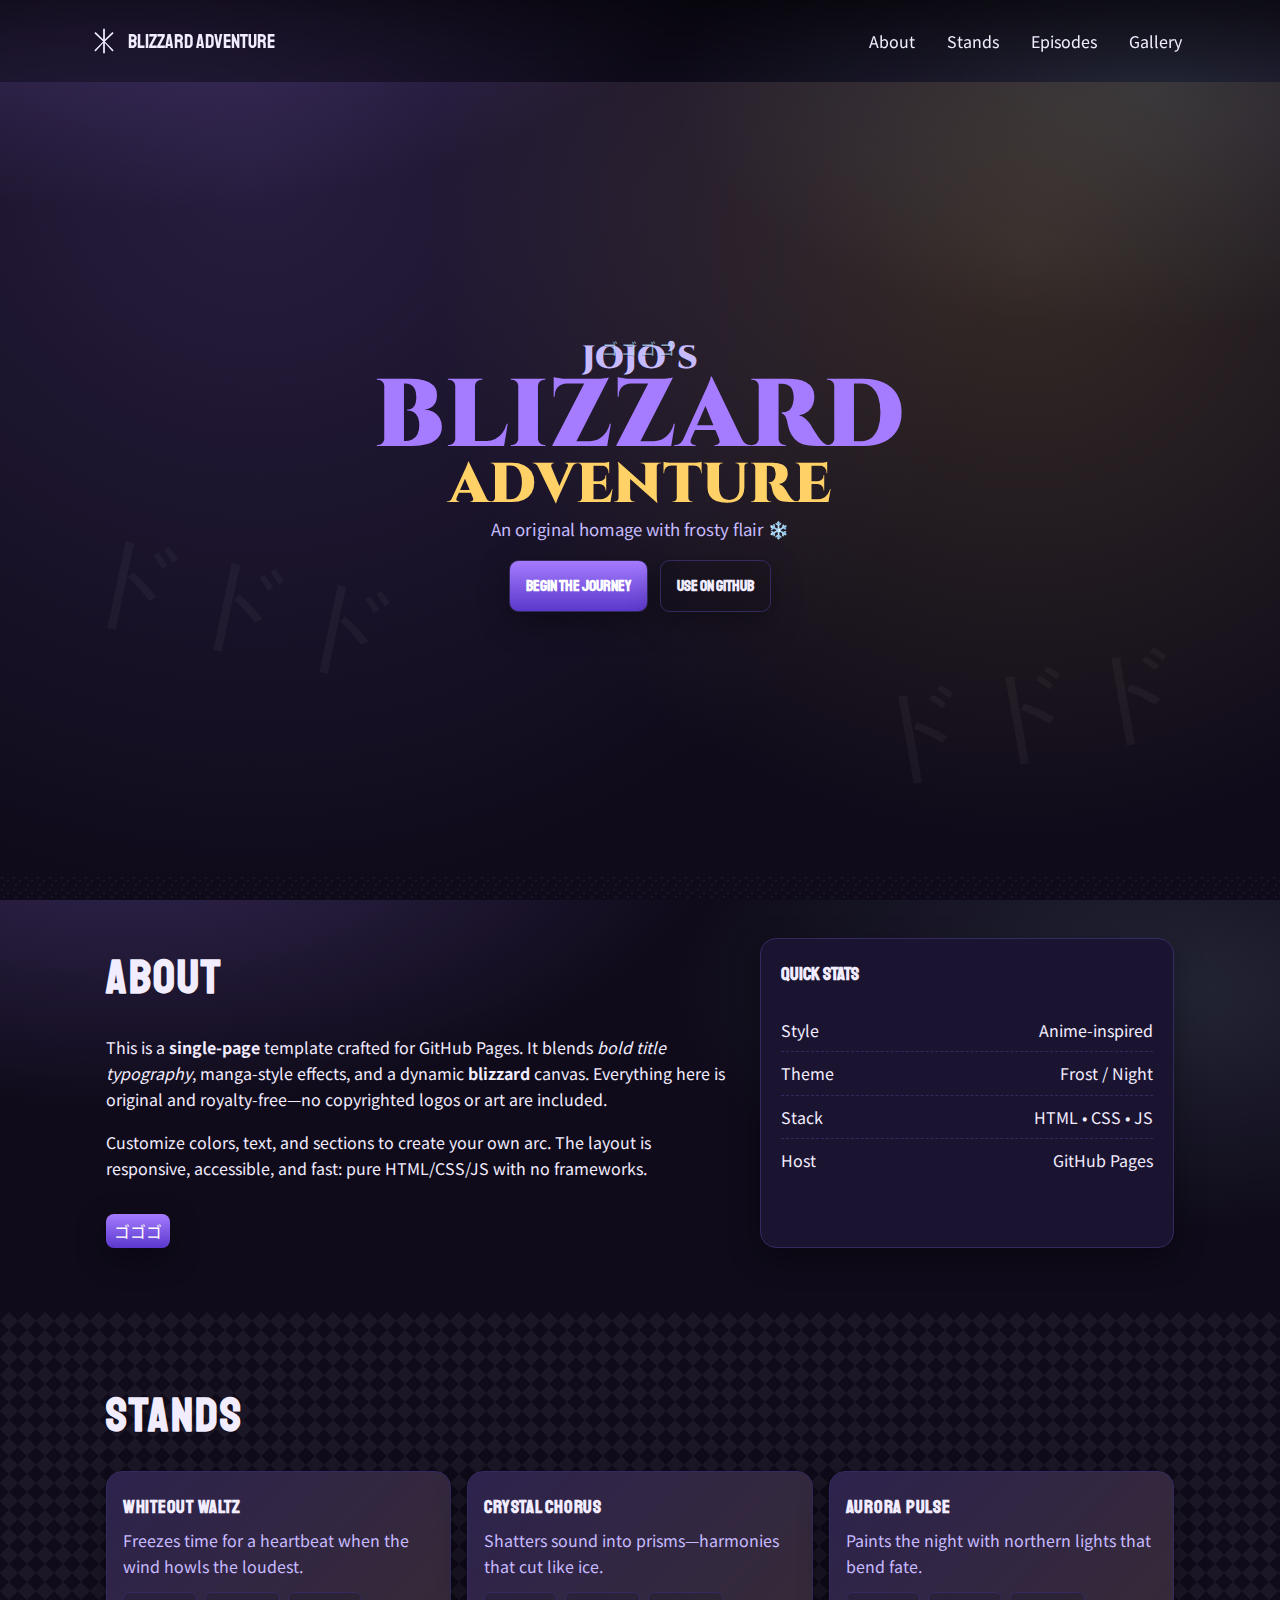
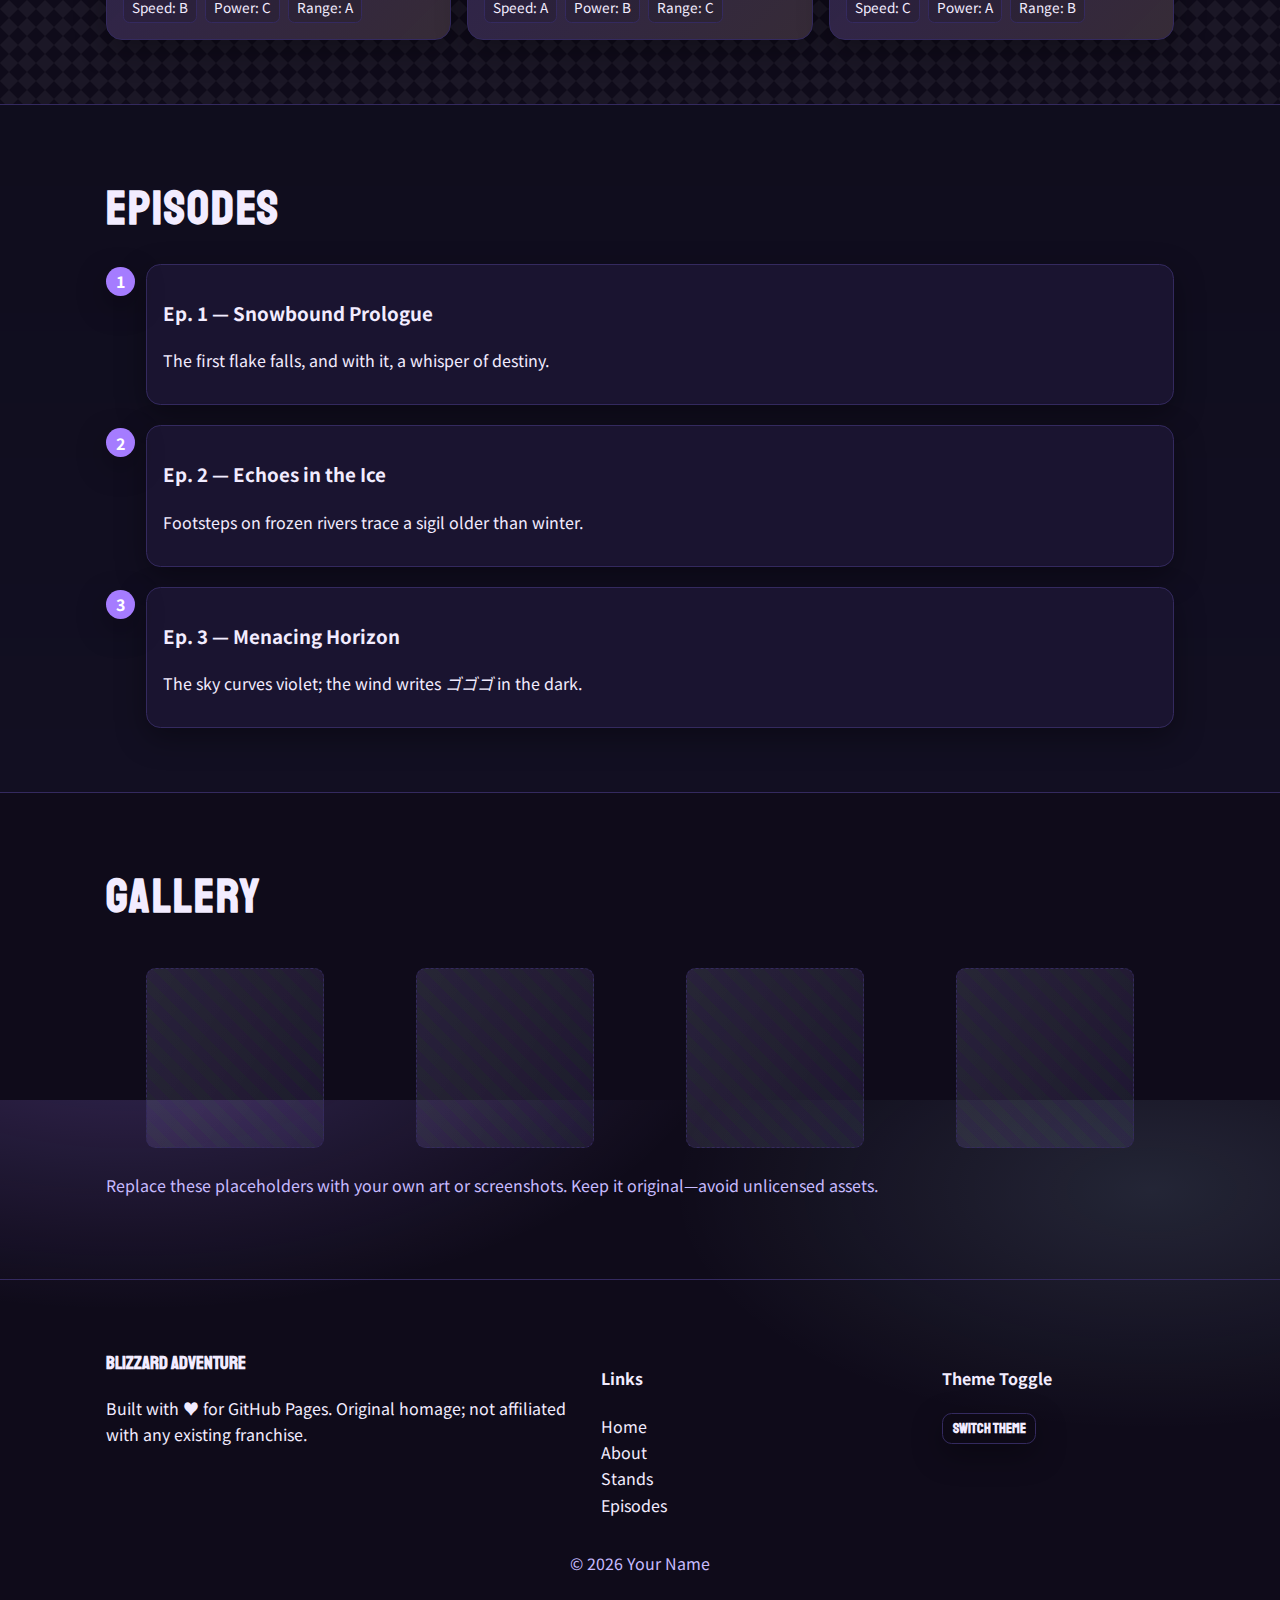
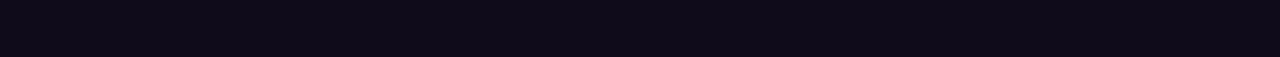
<file: index.html>
<!doctype html>
<html lang="en">
<head>
  <meta charset="utf-8" />
  <meta name="viewport" content="width=device-width, initial-scale=1" />
  <title>JoJo’s Blizzard Adventure — A Stylish GitHub Pages Template</title>
  <meta name="description" content="An original, anime-inspired, snowy-stand aesthetic for GitHub Pages." />
  <link rel="preconnect" href="https://fonts.googleapis.com">
  <link rel="preconnect" href="https://fonts.gstatic.com" crossorigin>
  <!-- Fonts chosen to evoke bold manga titles and elegant flair -->
  <link href="https://fonts.googleapis.com/css2?family=Cinzel:wght@400;700;900&family=Staatliches&family=Noto+Sans+JP:wght@400;700&display=swap" rel="stylesheet">
  <link rel="stylesheet" href="styles.css" />
</head>
<body>
  <a class="skip-link" href="#main">Skip to content</a>
  <header class="site-header">
    <nav class="nav container" aria-label="Primary">
      <a class="brand" href="#home" aria-label="Home">
        <svg class="brand-icon" viewBox="0 0 64 64" aria-hidden="true">
          <use href="assets/snowflake.svg#flake"></use>
        </svg>
        <span>Blizzard Adventure</span>
      </a>
      <button class="nav-toggle" aria-expanded="false" aria-controls="menu">Menu</button>
      <ul id="menu" class="menu">
        <li><a href="#about">About</a></li>
        <li><a href="#stands">Stands</a></li>
        <li><a href="#episodes">Episodes</a></li>
        <li><a href="#gallery">Gallery</a></li>
      </ul>
    </nav>
  </header>

  <main id="main">
    <!-- Hero -->
    <section id="home" class="hero">
      <canvas id="snow" aria-hidden="true"></canvas>
      <div class="hero-inner container">
        <p class="menacing" aria-hidden="true">ゴゴゴゴ</p>
        <h1 class="title">
          <span class="title-top">JoJo’s</span>
          <span class="title-mid">Blizzard</span>
          <span class="title-btm">Adventure</span>
        </h1>
        <p class="subtitle">An original homage with frosty flair ❄️</p>
        <div class="cta">
          <a class="btn btn-primary" href="#about">Begin the Journey</a>
          <a class="btn btn-ghost" href="https://github.com/new" target="_blank" rel="noopener">Use on GitHub</a>
        </div>
      </div>
      <div class="sfx" aria-hidden="true">
        <span class="sfx-text">ドドド</span>
        <span class="sfx-text t2">ドドド</span>
      </div>
    </section>

    <!-- About -->
    <section id="about" class="section section-dots">
      <div class="container grid-2">
        <div>
          <h2 class="section-title">About</h2>
          <p>
            This is a <strong>single-page</strong> template crafted for GitHub Pages. It blends
            <em>bold title typography</em>, manga-style effects, and a dynamic <strong>blizzard</strong> canvas.
            Everything here is original and royalty-free—no copyrighted logos or art are included.
          </p>
          <p>
            Customize colors, text, and sections to create your own arc. The layout is responsive,
            accessible, and fast: pure HTML/CSS/JS with no frameworks.
          </p>
          <div class="badge menacing-badge" aria-hidden="true">ゴゴゴ</div>
        </div>
        <div class="card">
          <h3 class="card-title">Quick Stats</h3>
          <ul class="kv">
            <li><span>Style</span><span>Anime-inspired</span></li>
            <li><span>Theme</span><span>Frost / Night</span></li>
            <li><span>Stack</span><span>HTML • CSS • JS</span></li>
            <li><span>Host</span><span>GitHub Pages</span></li>
          </ul>
        </div>
      </div>
    </section>

    <!-- Stands -->
    <section id="stands" class="section section-diamond">
      <div class="container">
        <h2 class="section-title">Stands</h2>
        <div class="stand-grid">
          <article class="stand">
            <h3 class="stand-name">Whiteout Waltz</h3>
            <p class="stand-desc">Freezes time for a heartbeat when the wind howls the loudest.</p>
            <span class="stand-tag">Speed: B</span>
            <span class="stand-tag">Power: C</span>
            <span class="stand-tag">Range: A</span>
          </article>
          <article class="stand">
            <h3 class="stand-name">Crystal Chorus</h3>
            <p class="stand-desc">Shatters sound into prisms—harmonies that cut like ice.</p>
            <span class="stand-tag">Speed: A</span>
            <span class="stand-tag">Power: B</span>
            <span class="stand-tag">Range: C</span>
          </article>
          <article class="stand">
            <h3 class="stand-name">Aurora Pulse</h3>
            <p class="stand-desc">Paints the night with northern lights that bend fate.</p>
            <span class="stand-tag">Speed: C</span>
            <span class="stand-tag">Power: A</span>
            <span class="stand-tag">Range: B</span>
          </article>
        </div>
      </div>
    </section>

    <!-- Episodes / timeline -->
    <section id="episodes" class="section section-panel">
      <div class="container">
        <h2 class="section-title">Episodes</h2>
        <ol class="timeline">
          <li>
            <div class="bubble">
              <h3>Ep. 1 — Snowbound Prologue</h3>
              <p>The first flake falls, and with it, a whisper of destiny.</p>
            </div>
          </li>
          <li>
            <div class="bubble">
              <h3>Ep. 2 — Echoes in the Ice</h3>
              <p>Footsteps on frozen rivers trace a sigil older than winter.</p>
            </div>
          </li>
          <li>
            <div class="bubble">
              <h3>Ep. 3 — Menacing Horizon</h3>
              <p>The sky curves violet; the wind writes <em>ゴゴゴ</em> in the dark.</p>
            </div>
          </li>
        </ol>
      </div>
    </section>

    <!-- Gallery -->
    <section id="gallery" class="section">
      <div class="container">
        <h2 class="section-title">Gallery</h2>
        <div class="gallery">
          <figure class="ph"></figure>
          <figure class="ph"></figure>
          <figure class="ph"></figure>
          <figure class="ph"></figure>
        </div>
        <p class="note">
          Replace these placeholders with your own art or screenshots. Keep it original—avoid unlicensed assets.
        </p>
      </div>
    </section>

    <!-- Footer -->
    <footer class="site-footer section">
      <div class="container footer-grid">
        <div>
          <h3 class="footer-title">Blizzard Adventure</h3>
          <p>Built with ♥ for GitHub Pages. Original homage; not affiliated with any existing franchise.</p>
        </div>
        <div>
          <h4>Links</h4>
          <ul class="footer-links">
            <li><a href="#home">Home</a></li>
            <li><a href="#about">About</a></li>
            <li><a href="#stands">Stands</a></li>
            <li><a href="#episodes">Episodes</a></li>
          </ul>
        </div>
        <div>
          <h4>Theme Toggle</h4>
          <button id="themeToggle" class="btn btn-ghost small" aria-pressed="false">Switch Theme</button>
        </div>
      </div>
      <p class="copyright">© <span id="year"></span> Your Name</p>
    </footer>
  </main>

  <script src="script.js"></script>
</body>
</html>
</file>
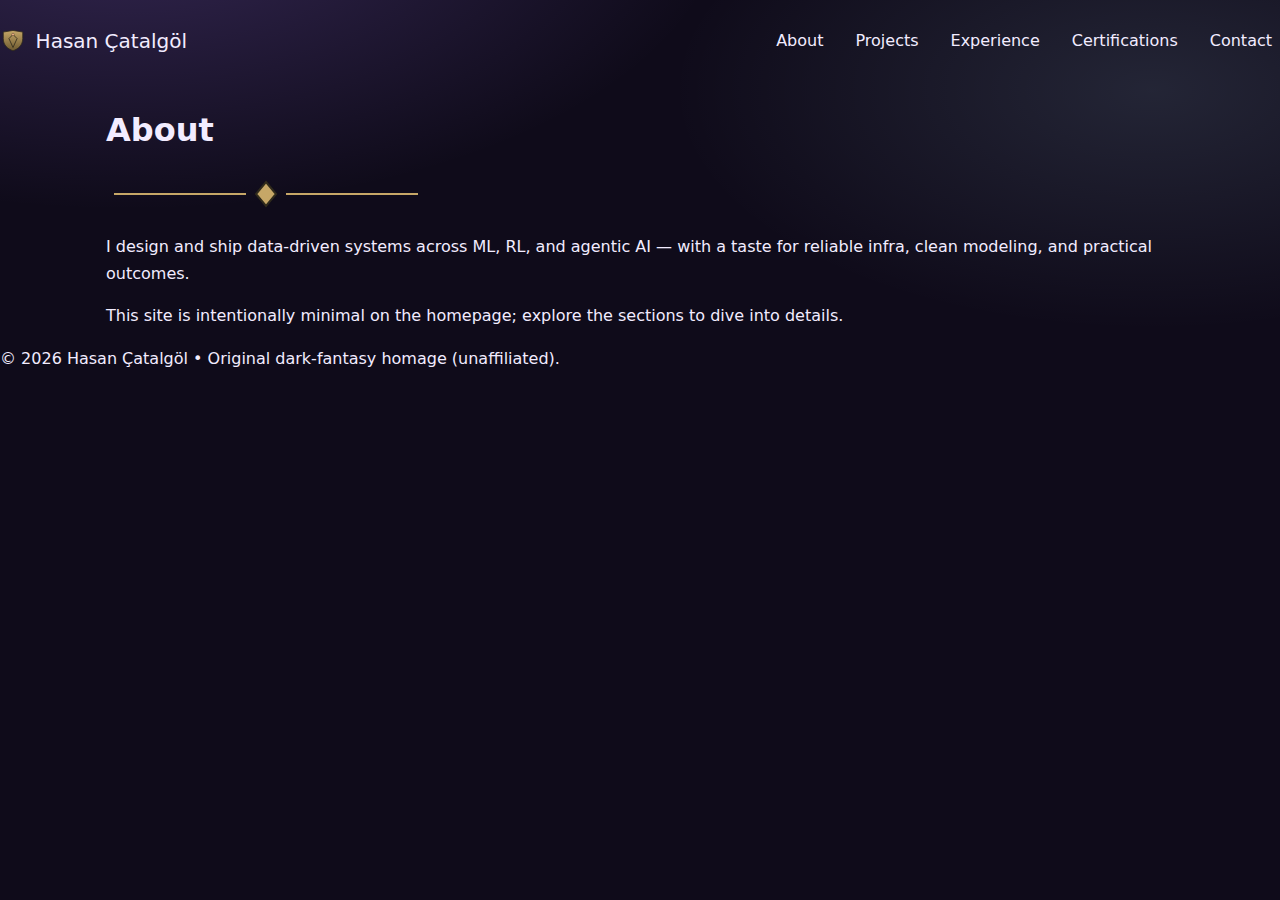
<file: about.html>
<!DOCTYPE html>
<html lang="en">
<head>
  <meta charset="utf-8" />
  <meta name="viewport" content="width=device-width, initial-scale=1" />
  <title>About — Hasan Çatalgöl</title>
  <link rel="icon" href="assets/favicon.svg">
  <link rel="stylesheet" href="styles.css" />
</head>
<body>
  <div class="noise" aria-hidden="true"></div>
  <header>
    <nav class="nav" aria-label="primary">
      <a class="brand" href="index.html" aria-label="Home">
        <img class="mark" src="assets/crest.svg" alt="" width="26" height="26" />
        <span>Hasan Çatalgöl</span>
      </a>
      <ul class="menu">
        <li><a href="about.html">About</a></li>
        <li><a href="projects.html">Projects</a></li>
        <li><a href="experience.html">Experience</a></li>
        <li><a href="certifications.html">Certifications</a></li>
        <li><a href="contact.html">Contact</a></li>
      </ul>
    </nav>
  </header>
  <main class="container page">
    <h1>About</h1>
    <img class="divider" src="assets/ornate-divider.svg" alt="" />
    <div class="panel">
      <p>I design and ship data‑driven systems across ML, RL, and agentic AI — with a taste for reliable infra, clean modeling, and practical outcomes.</p>
      <p class="muted">This site is intentionally minimal on the homepage; explore the sections to dive into details.</p>
    </div>
  </main>
  <footer>
    <p>© <span id="year"></span> Hasan Çatalgöl • Original dark‑fantasy homage (unaffiliated).</p>
  </footer>
  <script src="script.js"></script>
</body>
</html>
</file>
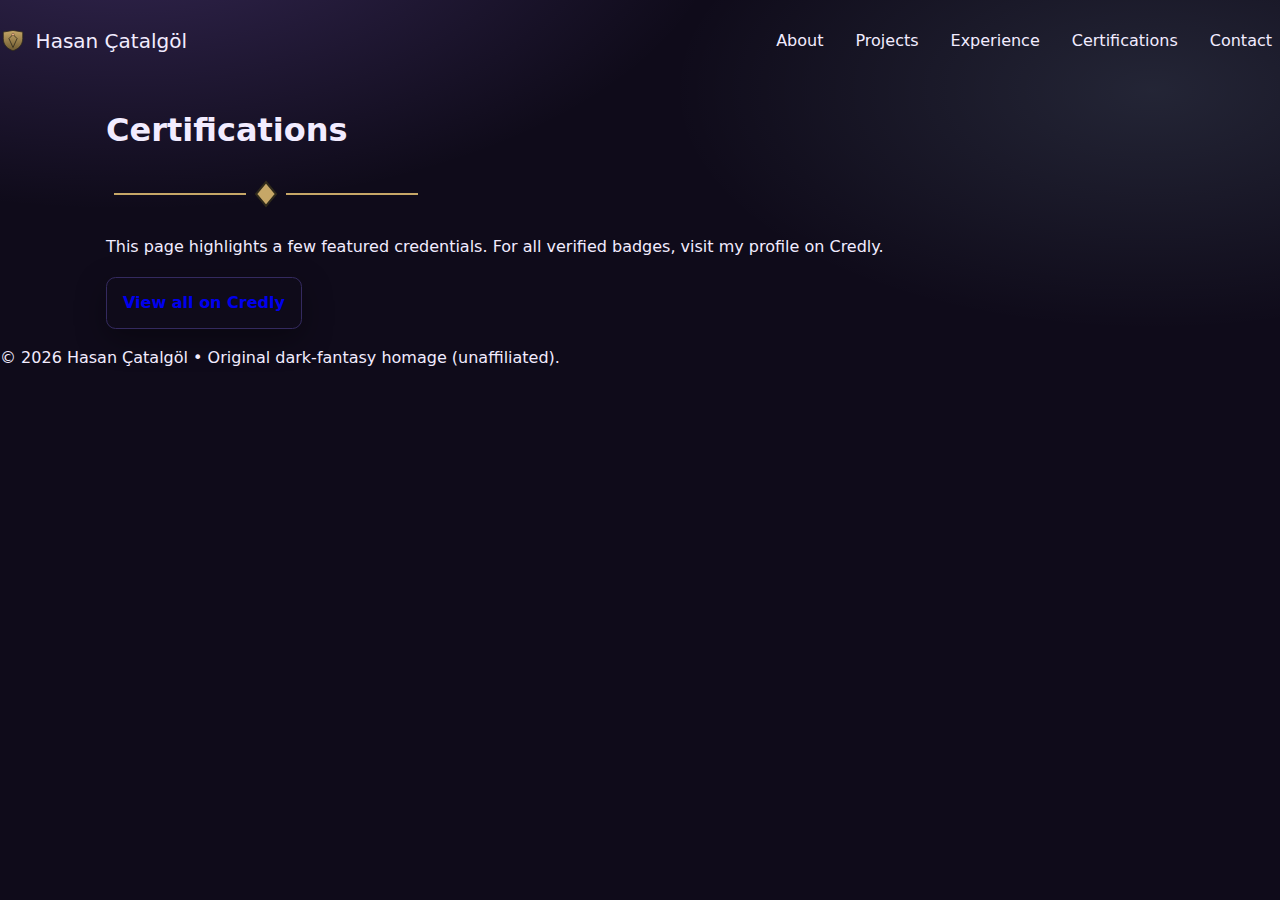
<file: certifications.html>
<!DOCTYPE html>
<html lang="en">
<head>
  <meta charset="utf-8" />
  <meta name="viewport" content="width=device-width, initial-scale=1" />
  <title>Certifications — Hasan Çatalgöl</title>
  <link rel="icon" href="assets/favicon.svg">
  <link rel="stylesheet" href="styles.css" />
</head>
<body>
  <div class="noise" aria-hidden="true"></div>
  <header>
    <nav class="nav" aria-label="primary">
      <a class="brand" href="index.html" aria-label="Home">
        <img class="mark" src="assets/crest.svg" alt="" width="26" height="26" />
        <span>Hasan Çatalgöl</span>
      </a>
      <ul class="menu">
        <li><a href="about.html">About</a></li>
        <li><a href="projects.html">Projects</a></li>
        <li><a href="experience.html">Experience</a></li>
        <li><a href="certifications.html">Certifications</a></li>
        <li><a href="contact.html">Contact</a></li>
      </ul>
    </nav>
  </header>
  <main class="container page">
    <h1>Certifications</h1>
    <img class="divider" src="assets/ornate-divider.svg" alt="" />
    <div class="panel">
      <p class="muted">This page highlights a few featured credentials. For all verified badges, visit my profile on Credly.</p>
      <p><a class="btn gold" href="https://www.credly.com/users/hasan-catalgol/badges#credly" target="_blank" rel="noopener">View all on Credly</a></p>
      <div class="grid" id="certGrid">
        <!-- Add featured certifications here. Send me badge names/links and I’ll populate them. -->
      </div>
    </div>
  </main>
  <footer>
    <p>© <span id="year"></span> Hasan Çatalgöl • Original dark‑fantasy homage (unaffiliated).</p>
  </footer>
  <script src="script.js"></script>
</body>
</html>
</file>
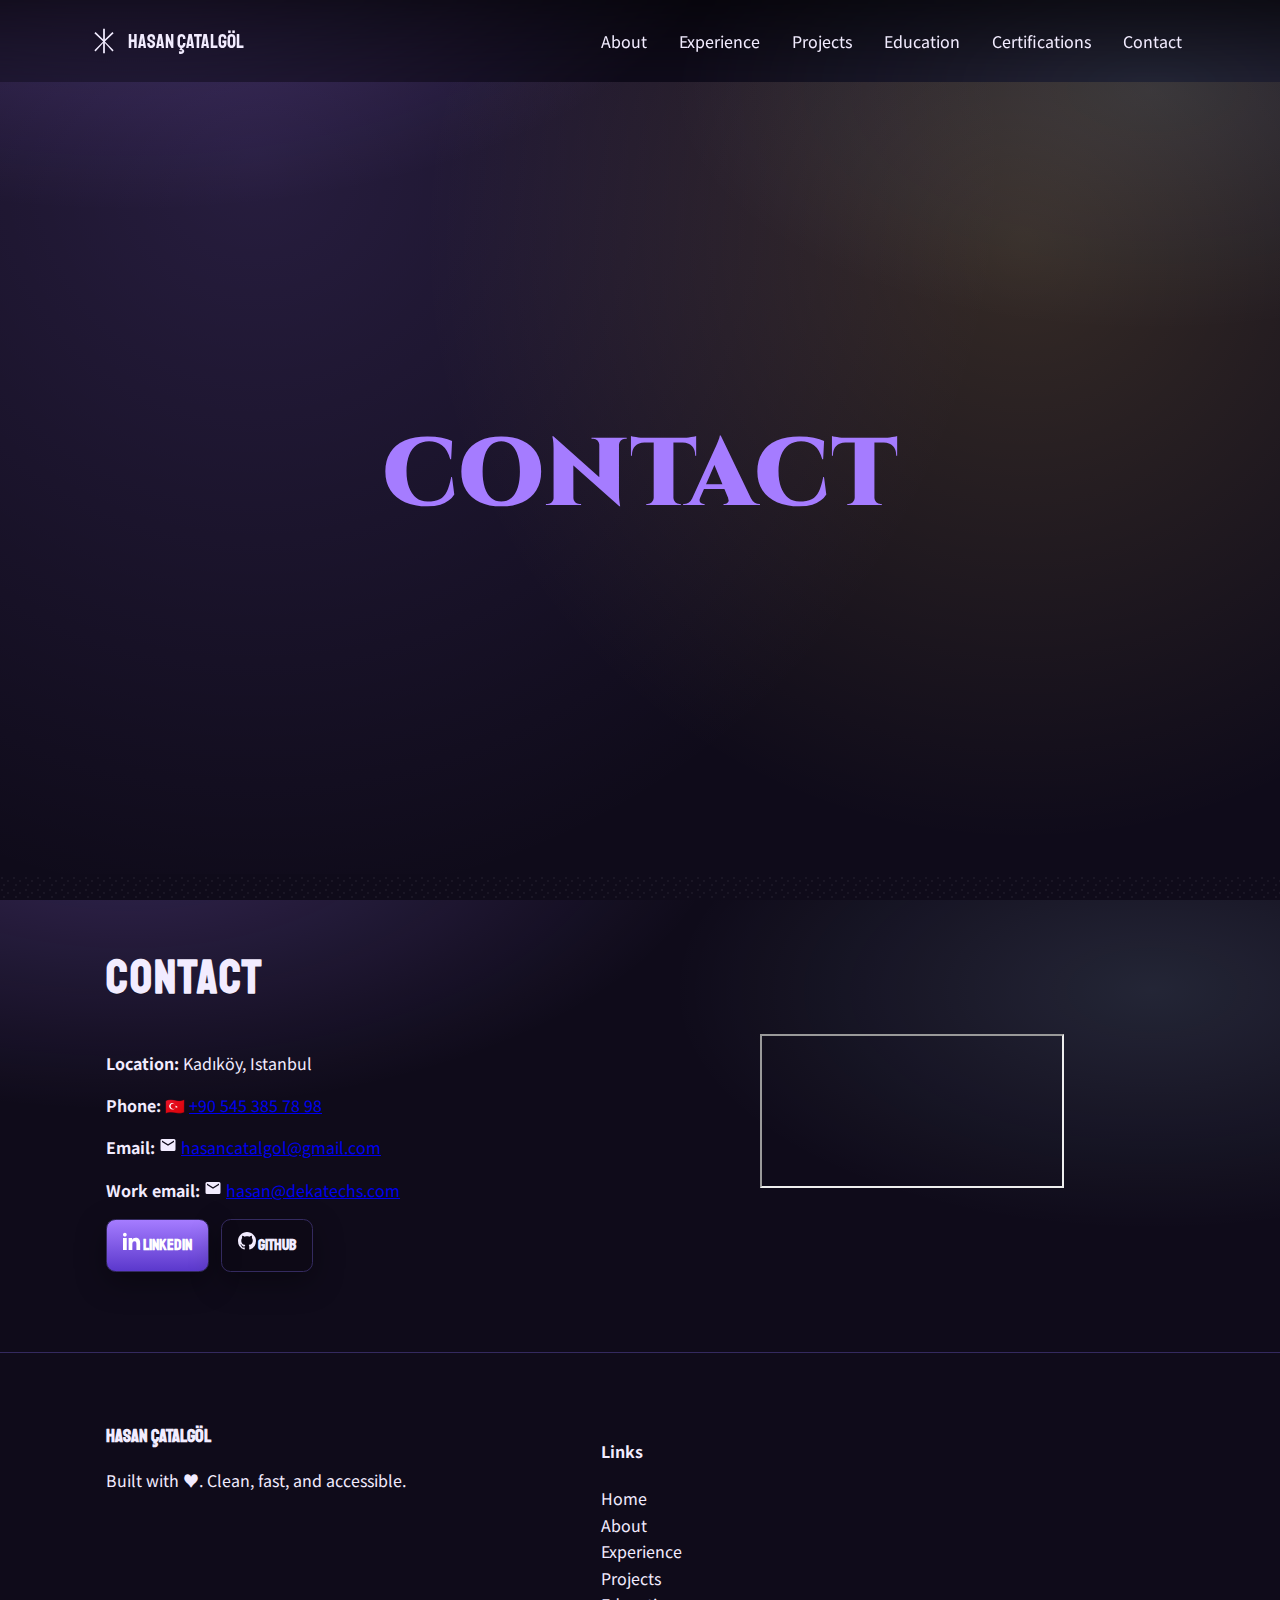
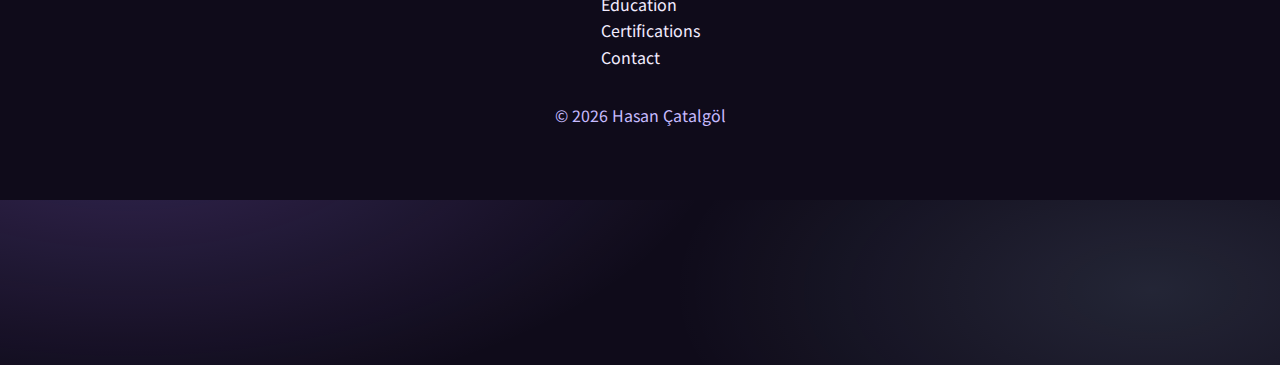
<file: contact.html>
<!DOCTYPE html>
<html lang="en"><head><meta charset="utf-8"/><meta content="width=device-width, initial-scale=1" name="viewport"/><title>Contact</title><meta content="Contact — Hasan Çatalgöl" name="description"/><link href="https://fonts.googleapis.com" rel="preconnect"/><link crossorigin="" href="https://fonts.gstatic.com" rel="preconnect"/><link href="https://fonts.googleapis.com/css2?family=Cinzel:wght@400;700;900&amp;family=Staatliches&amp;family=Noto+Sans+JP:wght@400;700&amp;display=swap" rel="stylesheet"/><link href="styles.css" rel="stylesheet"/></head><body>
<header class="site-header">
<nav aria-label="Primary" class="nav container">
<a aria-label="Home" class="brand" href="index.html#home">
<svg aria-hidden="true" class="brand-icon" viewbox="0 0 64 64"><use href="assets/snowflake.svg#flake"></use></svg>
<span>Hasan Çatalgöl</span>
</a>
<button aria-controls="menu" aria-expanded="false" class="nav-toggle">Menu</button>
<ul class="menu" id="menu">
<li><a href="index.html#about">About</a></li>
<li><a href="experience.html">Experience</a></li>
<li><a href="projects.html">Projects</a></li>
<li><a href="education.html">Education</a></li>
<li><a href="certifications.html">Certifications</a></li>
<li><a href="contact.html">Contact</a></li>
</ul>
</nav>
</header>
<main id="main">
<section class="hero">
<canvas aria-hidden="true" id="snow"></canvas>
<div class="hero-inner container">
<h1 class="title"><span class="title-mid">Contact</span></h1>
</div>
</section>
<section class="section section-dots page-content">
<div class="container">
<h2 class="section-title">Contact</h2>
<div class="grid-2">
<div>
<p><strong>Location:</strong> Kadıköy, Istanbul</p>
<p><strong>Phone:</strong> <span title="Türkiye">🇹🇷</span> <a href="tel:+905453857898">+90 545 385 78 98</a></p>
<p><strong>Email:</strong> <span class="icon"><svg aria-hidden="true" fill="currentColor" height="18" viewbox="0 0 24 24" width="18"><path d="M20 4H4a2 2 0 00-2 2v12a2 2 0 002 2h16a2 2 0 002-2V6a2 2 0 00-2-2zm0 4l-8 5-8-5V6l8 5 8-5v2z"></path></svg></span> <a href="mailto:hasancatalgol@gmail.com">hasancatalgol@gmail.com</a></p>
<p><strong>Work email:</strong> <span class="icon"><svg aria-hidden="true" fill="currentColor" height="18" viewbox="0 0 24 24" width="18"><path d="M20 4H4a2 2 0 00-2 2v12a2 2 0 002 2h16a2 2 0 002-2V6a2 2 0 00-2-2zm0 4l-8 5-8-5V6l8 5 8-5v2z"></path></svg></span> <a href="mailto:hasan@dekatechs.com">hasan@dekatechs.com</a></p>
<p>
<a class="btn btn-primary" href="https://www.linkedin.com/in/hasancatalgol/" rel="noopener" target="_blank">
<svg aria-hidden="true" fill="currentColor" height="18" viewbox="0 0 24 24" width="18"><path d="M4.98 3.5C4.98 4.88 3.86 6 2.5 6S0 4.88 0 3.5 1.12 1 2.5 1s2.48 1.12 2.48 2.5zM0 8h5v16H0V8zm7.5 0h4.7v2.2h.07c.66-1.25 2.28-2.57 4.7-2.57 5.02 0 5.93 3.31 5.93 7.62V24h-5v-7.6c0-1.81-.03-4.14-2.52-4.14-2.52 0-2.91 1.96-2.91 4v7.74h-5V8z"></path></svg>
          LinkedIn
        </a>
<a class="btn btn-ghost" href="https://github.com/hasancatalgol" rel="noopener" target="_blank">
<svg aria-hidden="true" fill="currentColor" height="18" viewbox="0 0 16 16" width="18"><path d="M8 0C3.58 0 0 3.58 0 8a8 8 0 0 0 5.47 7.59c.4.07.55-.17.55-.38 0-.19-.01-.82-.01-1.49-2.01.37-2.53-.49-2.69-.94-.09-.23-.48-.94-.82-1.13-.28-.15-.68-.52-.01-.53.63-.01 1.08.58 1.23.82.72 1.21 1.87.87 2.33.66.07-.52.28-.87.51-1.07-1.78-.2-3.64-.89-3.64-3.95 0-.87.31-1.59.82-2.15-.08-.2-.36-1.02.08-2.12 0 0 .67-.21 2.2.82.64-.18 1.32-.27 2-.27s1.36.09 2 .27c1.53-1.04 2.2-.82 2.2-.82.44 1.1.16 1.92.08 2.12.51.56.82 1.27.82 2.15 0 3.07-1.87 3.75-3.65 3.95.29.25.54.73.54 1.48 0 1.07-.01 1.93-.01 2.19 0 .21.15.46.55.38A8.01 8.01 0 0 0 16 8c0-4.42-3.58-8-8-8z"></path></svg>
          GitHub
        </a>
</p>
</div>
<div>
<div class="map-wrap">
<iframe allowfullscreen="" loading="lazy" referrerpolicy="no-referrer-when-downgrade" src="https://www.google.com/maps?q=Kad%C4%B1k%C3%B6y%2C%20Istanbul&amp;output=embed" title="Kadıköy, Istanbul Map"></iframe>
</div>
</div>
</div>
</div>
</section></main><footer class="site-footer section">
<div class="container footer-grid">
<div>
<h3 class="footer-title">Hasan Çatalgöl</h3>
<p>Built with ♥. Clean, fast, and accessible.</p>
</div>
<div>
<h4>Links</h4>
<ul class="footer-links">
<li><a href="index.html#home">Home</a></li>
<li><a href="index.html#about">About</a></li>
<li><a href="experience.html">Experience</a></li>
<li><a href="projects.html">Projects</a></li>
<li><a href="education.html">Education</a></li>
<li><a href="certifications.html">Certifications</a></li>
<li><a href="contact.html">Contact</a></li>
</ul>
</div>
</div>
<p class="copyright">© <span id="year"></span> Hasan Çatalgöl</p>
</footer><div aria-hidden="true" class="blizzard-overlay"><canvas id="blizzardCanvas"></canvas><div class="blizzard-wash"></div></div><script src="script.js"></script></body></html>
</file>
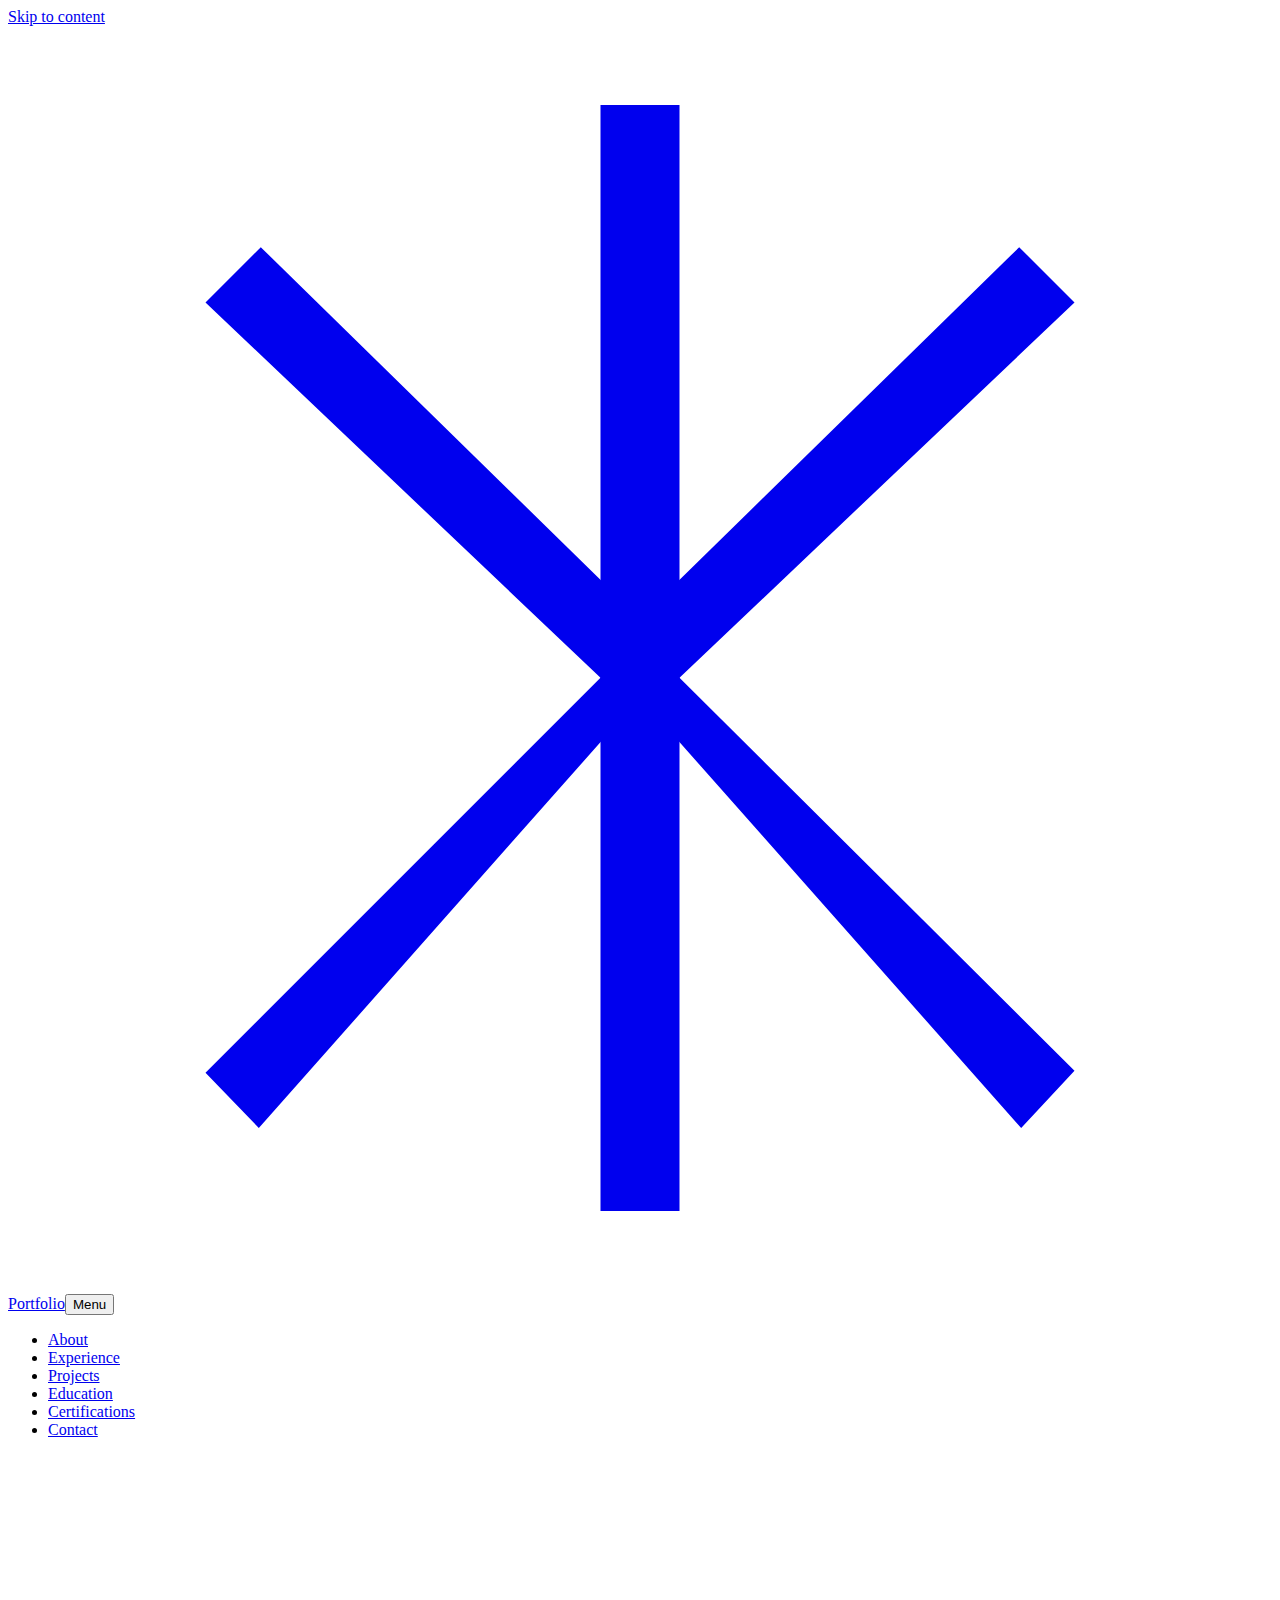
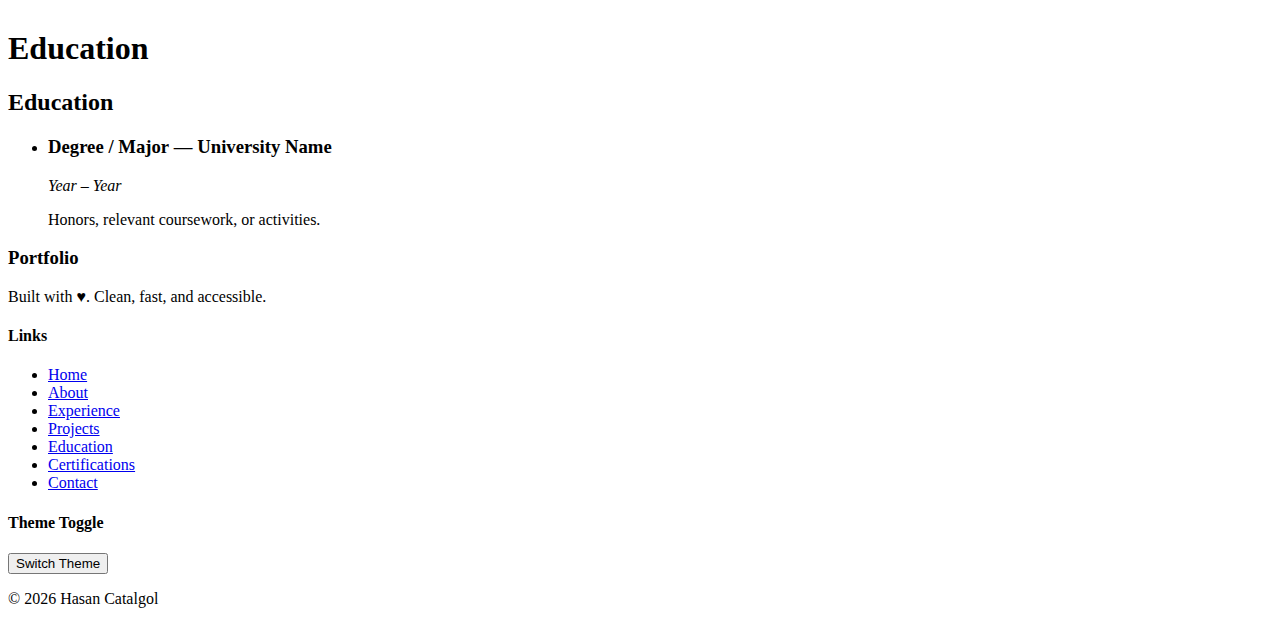
<file: education.html>
<!DOCTYPE html>
<html lang="en"><head>









</head><body><a class="skip-link" href="#main">Skip to content</a><header class="site-header"><nav aria-label="Primary" class="nav container"><a aria-label="Home" class="brand" href="index.html#home"><svg aria-hidden="true" class="brand-icon" viewBox="0 0 64 64"><use href="assets/snowflake.svg#flake"></use></svg><span>Portfolio</span></a><button aria-controls="menu" aria-expanded="false" class="nav-toggle">Menu</button><ul class="menu" id="menu"><li><a href="index.html#about">About</a></li><li><a href="experience.html">Experience</a></li><li><a href="projects.html">Projects</a></li><li><a aria-current="page" href="education.html">Education</a></li><li><a href="certifications.html">Certifications</a></li><li><a href="contact.html">Contact</a></li></ul></nav></header><main id="main"><section class="hero"><canvas aria-hidden="true" id="snow"></canvas><div class="hero-inner container"><h1 class="title"><span class="title-mid">Education</span></h1></div></section><section class="section section-dots">
<div class="container">
<h2 class="section-title">Education</h2>
<ul class="episodes">
<li>
<div class="episode-card">
<h3><strong>Degree / Major</strong> — University Name</h3>
<p><em>Year – Year</em></p>
<p>Honors, relevant coursework, or activities.</p>
</div>
</li>
</ul>
</div>
</section></main><footer class="site-footer section"><div class="container footer-grid"><div><h3 class="footer-title">Portfolio</h3><p>Built with ♥. Clean, fast, and accessible.</p></div><div><h4>Links</h4><ul class="footer-links"><li><a href="index.html#home">Home</a></li><li><a href="index.html#about">About</a></li><li><a href="experience.html">Experience</a></li><li><a href="projects.html">Projects</a></li><li><a href="education.html">Education</a></li><li><a href="certifications.html">Certifications</a></li><li><a href="contact.html">Contact</a></li></ul></div><div><h4>Theme Toggle</h4><button aria-pressed="false" class="btn btn-ghost small" id="themeToggle">Switch Theme</button></div></div><p class="copyright">© <span id="year"></span> Hasan Catalgol</p></footer><script src="script.js"></script></body></html>
</file>
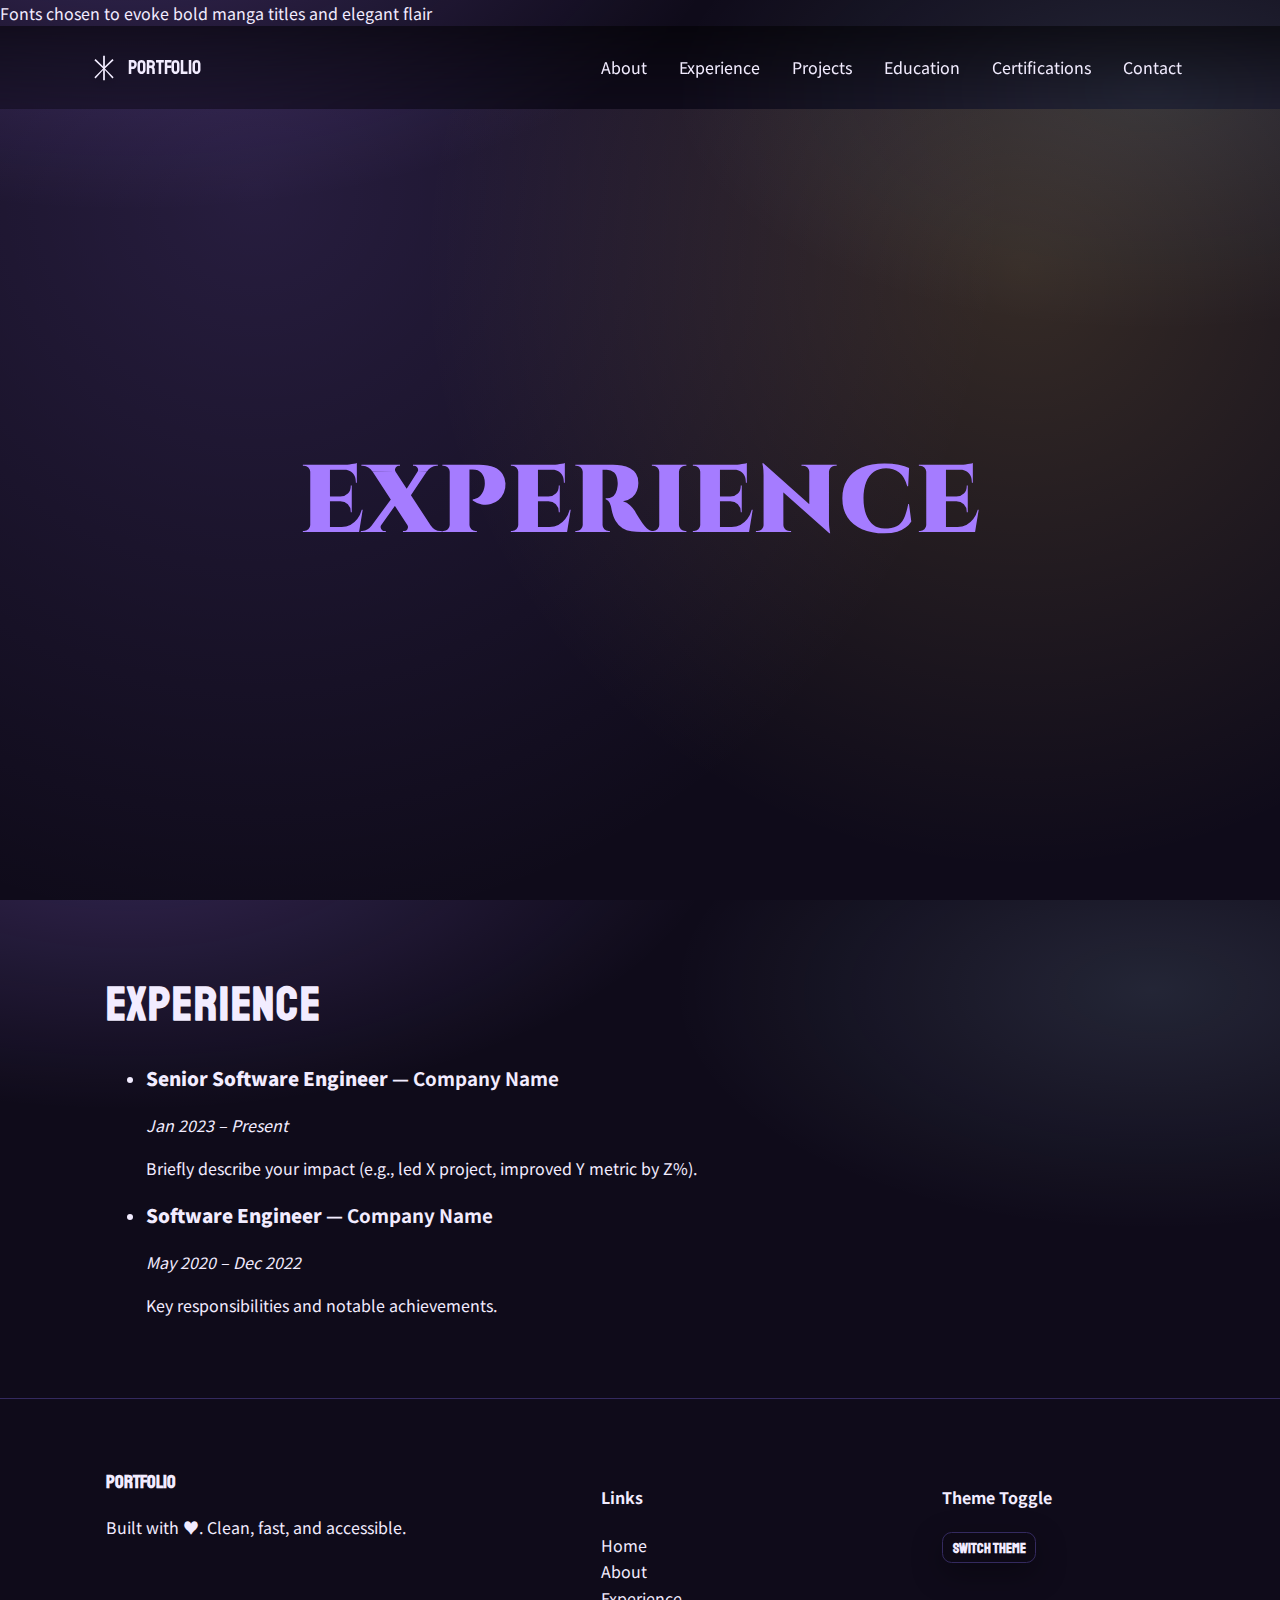
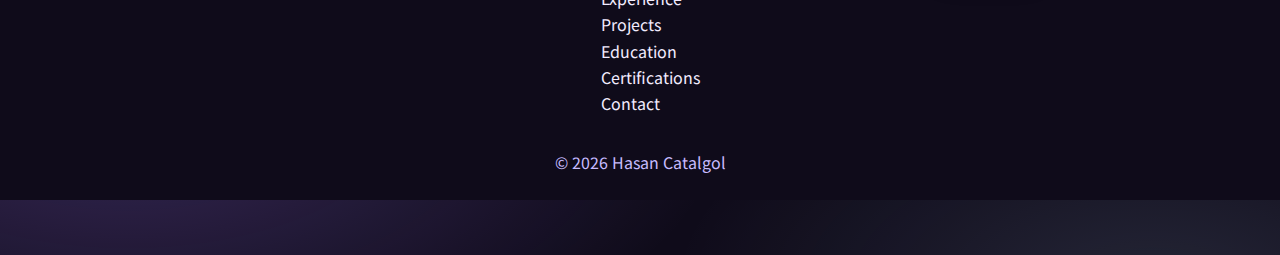
<file: experience.html>
<!DOCTYPE html>
<html lang="en"><head>
<meta charset="utf-8"/>
<meta content="width=device-width, initial-scale=1" name="viewport"/>
<title>Experience</title>
<meta content="Experience — portfolio of Hasan Catalgol." name="description"/>
<link href="https://fonts.googleapis.com" rel="preconnect"/>
<link crossorigin="" href="https://fonts.gstatic.com" rel="preconnect"/>
 Fonts chosen to evoke bold manga titles and elegant flair 
<link href="https://fonts.googleapis.com/css2?family=Cinzel:wght@400;700;900&amp;family=Staatliches&amp;family=Noto+Sans+JP:wght@400;700&amp;display=swap" rel="stylesheet"/>
<link href="styles.css" rel="stylesheet"/>
</head><body><a class="skip-link" href="#main">Skip to content</a><header class="site-header"><nav aria-label="Primary" class="nav container"><a aria-label="Home" class="brand" href="index.html#home"><svg aria-hidden="true" class="brand-icon" viewBox="0 0 64 64"><use href="assets/snowflake.svg#flake"></use></svg><span>Portfolio</span></a><button aria-controls="menu" aria-expanded="false" class="nav-toggle">Menu</button><ul class="menu" id="menu"><li><a href="index.html#about">About</a></li><li><a aria-current="page" href="experience.html">Experience</a></li><li><a href="projects.html">Projects</a></li><li><a href="education.html">Education</a></li><li><a href="certifications.html">Certifications</a></li><li><a href="contact.html">Contact</a></li></ul></nav></header><main id="main"><section class="hero"><canvas aria-hidden="true" id="snow"></canvas><div class="hero-inner container"><h1 class="title"><span class="title-mid">Experience</span></h1></div></section><section class="section section-dots">
<div class="container">
<h2 class="section-title">Experience</h2>
<ul class="episodes">
<li>
<div class="episode-card">
<h3><strong>Senior Software Engineer</strong> — Company Name</h3>
<p><em>Jan 2023 – Present</em></p>
<p>Briefly describe your impact (e.g., led X project, improved Y metric by Z%).</p>
</div>
</li>
<li>
<div class="episode-card">
<h3><strong>Software Engineer</strong> — Company Name</h3>
<p><em>May 2020 – Dec 2022</em></p>
<p>Key responsibilities and notable achievements.</p>
</div>
</li>
</ul>
</div>
</section></main><footer class="site-footer section"><div class="container footer-grid"><div><h3 class="footer-title">Portfolio</h3><p>Built with ♥. Clean, fast, and accessible.</p></div><div><h4>Links</h4><ul class="footer-links"><li><a href="index.html#home">Home</a></li><li><a href="index.html#about">About</a></li><li><a href="experience.html">Experience</a></li><li><a href="projects.html">Projects</a></li><li><a href="education.html">Education</a></li><li><a href="certifications.html">Certifications</a></li><li><a href="contact.html">Contact</a></li></ul></div><div><h4>Theme Toggle</h4><button aria-pressed="false" class="btn btn-ghost small" id="themeToggle">Switch Theme</button></div></div><p class="copyright">© <span id="year"></span> Hasan Catalgol</p></footer><script src="script.js"></script></body></html>
</file>
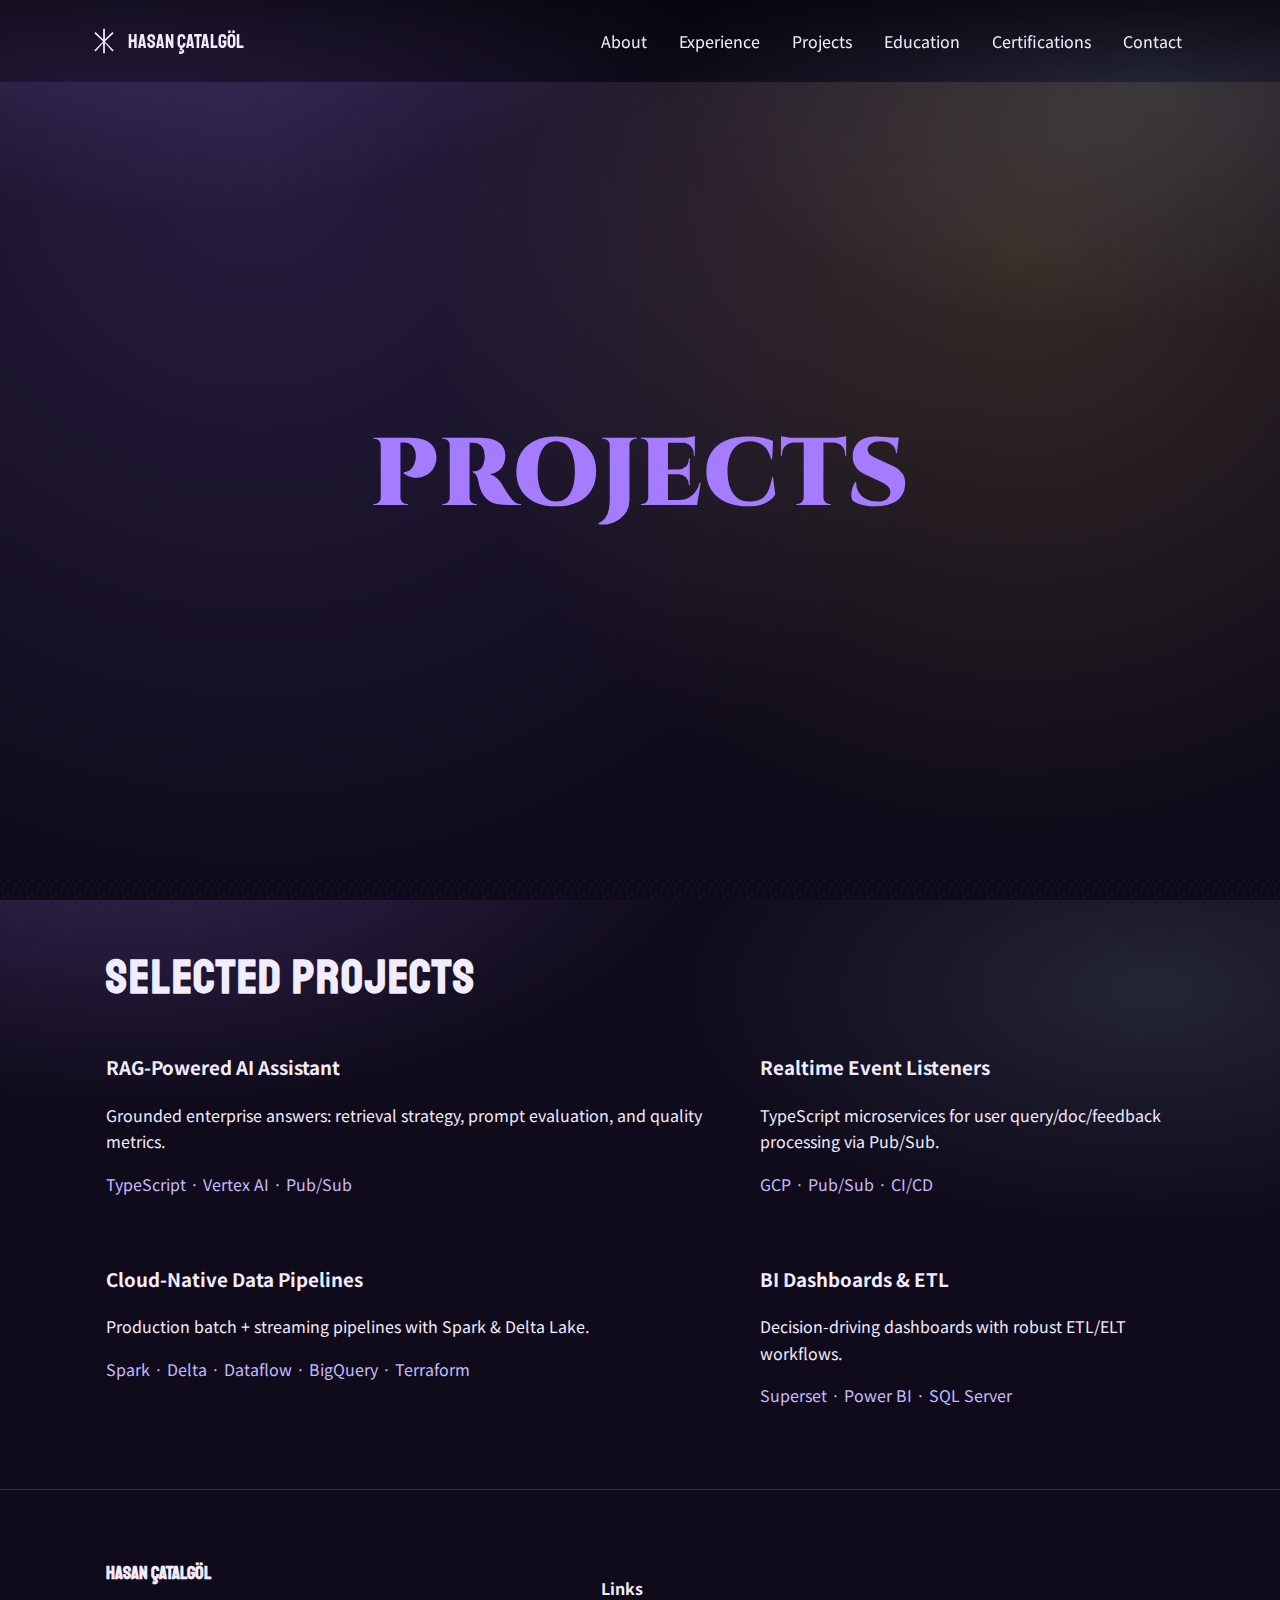
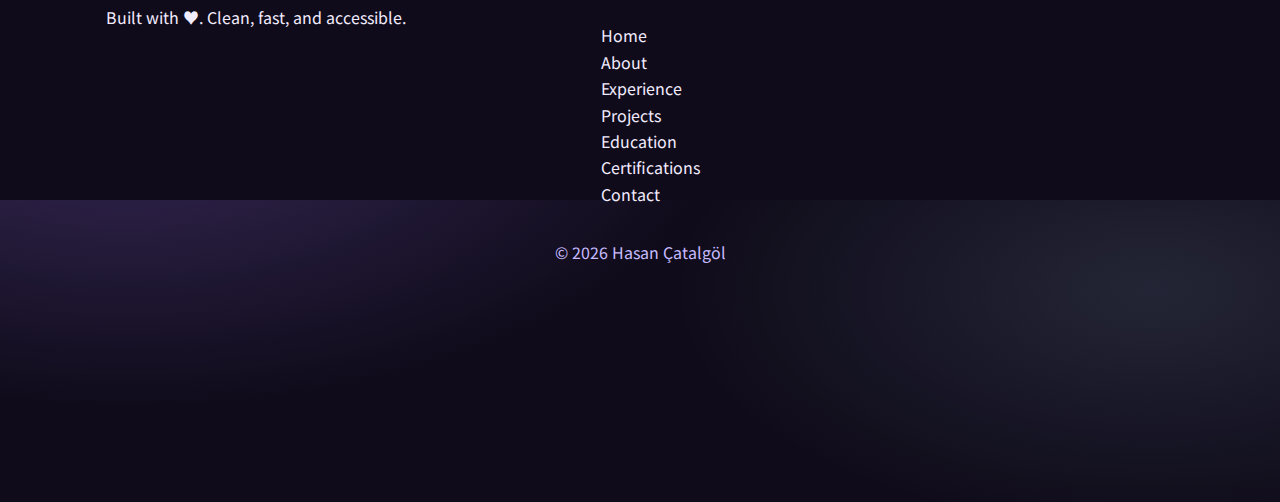
<file: projects.html>
<!DOCTYPE html>
<html lang="en"><head><meta charset="utf-8"/><meta content="width=device-width, initial-scale=1" name="viewport"/><title>Projects</title><meta content="Projects — Hasan Çatalgöl" name="description"/><link href="https://fonts.googleapis.com" rel="preconnect"/><link crossorigin="" href="https://fonts.gstatic.com" rel="preconnect"/><link href="https://fonts.googleapis.com/css2?family=Cinzel:wght@400;700;900&amp;family=Staatliches&amp;family=Noto+Sans+JP:wght@400;700&amp;display=swap" rel="stylesheet"/><link href="styles.css" rel="stylesheet"/></head><body>
<header class="site-header">
<nav aria-label="Primary" class="nav container">
<a aria-label="Home" class="brand" href="index.html#home">
<svg aria-hidden="true" class="brand-icon" viewbox="0 0 64 64"><use href="assets/snowflake.svg#flake"></use></svg>
<span>Hasan Çatalgöl</span>
</a>
<button aria-controls="menu" aria-expanded="false" class="nav-toggle">Menu</button>
<ul class="menu" id="menu">
<li><a href="index.html#about">About</a></li>
<li><a href="experience.html">Experience</a></li>
<li><a href="projects.html">Projects</a></li>
<li><a href="education.html">Education</a></li>
<li><a href="certifications.html">Certifications</a></li>
<li><a href="contact.html">Contact</a></li>
</ul>
</nav>
</header>
<main id="main">
<section class="hero">
<canvas aria-hidden="true" id="snow"></canvas>
<div class="hero-inner container">
<h1 class="title"><span class="title-mid">Projects</span></h1>
</div>
</section>
<section class="section section-dots page-content">
<div class="container">
<h2 class="section-title">Selected Projects</h2>
<div class="grid-2">
<article class="episode-card"><h3>RAG‑Powered AI Assistant</h3><p>Grounded enterprise answers: retrieval strategy, prompt evaluation, and quality metrics.</p><p class="note">TypeScript · Vertex AI · Pub/Sub</p></article>
<article class="episode-card"><h3>Realtime Event Listeners</h3><p>TypeScript microservices for user query/doc/feedback processing via Pub/Sub.</p><p class="note">GCP · Pub/Sub · CI/CD</p></article>
<article class="episode-card"><h3>Cloud‑Native Data Pipelines</h3><p>Production batch + streaming pipelines with Spark &amp; Delta Lake.</p><p class="note">Spark · Delta · Dataflow · BigQuery · Terraform</p></article>
<article class="episode-card"><h3>BI Dashboards &amp; ETL</h3><p>Decision‑driving dashboards with robust ETL/ELT workflows.</p><p class="note">Superset · Power BI · SQL Server</p></article>
</div>
</div>
</section></main><footer class="site-footer section">
<div class="container footer-grid">
<div>
<h3 class="footer-title">Hasan Çatalgöl</h3>
<p>Built with ♥. Clean, fast, and accessible.</p>
</div>
<div>
<h4>Links</h4>
<ul class="footer-links">
<li><a href="index.html#home">Home</a></li>
<li><a href="index.html#about">About</a></li>
<li><a href="experience.html">Experience</a></li>
<li><a href="projects.html">Projects</a></li>
<li><a href="education.html">Education</a></li>
<li><a href="certifications.html">Certifications</a></li>
<li><a href="contact.html">Contact</a></li>
</ul>
</div>
</div>
<p class="copyright">© <span id="year"></span> Hasan Çatalgöl</p>
</footer><div aria-hidden="true" class="blizzard-overlay"><canvas id="blizzardCanvas"></canvas><div class="blizzard-wash"></div></div><script src="script.js"></script></body></html>
</file>
<file: styles.css>
/* JoJo’s Blizzard Adventure — styles.css
   An original, anime-inspired aesthetic for GitHub Pages.
   Colors and effects aim to evoke bold manga flair without copying any existing IP.
*/

:root{
  --bg: #0f0b1a;          /* deep night */
  --bg-2: #120f22;
  --text: #f2ecff;
  --muted: #c7bbff;
  --accent: #a57cff;      /* violet */
  --accent-2: #ffd166;    /* gold */
  --frost: #b8e1ff;       /* icy highlight */
  --panel: #1a1430;
  --border: #342a5f;
  --shadow: 0 10px 30px rgba(0,0,0,.35);

  --font-title: "Cinzel", serif;
  --font-display: "Staatliches", system-ui, sans-serif;
  --font-sans: "Noto Sans JP", system-ui, -apple-system, Segoe UI, Roboto, Ubuntu, Cantarell, "Helvetica Neue", Arial, "Noto Sans", "Apple Color Emoji", "Segoe UI Emoji";

  --maxw: 1100px;
}

[data-theme="day"]{
  --bg: #f8f6ff;
  --bg-2: #ffffff;
  --text: #1b1235;
  --muted: #4a3f7a;
  --accent: #7a4bff;
  --accent-2: #9c6d00;
  --frost: #2c5e92;
  --panel: #efeaff;
  --border: #ded3ff;
}

*{box-sizing: border-box}
html,body{height:100%}
body{
  margin:0;
  background: radial-gradient(1200px 600px at 10% -10%, rgba(165,124,255,.25), transparent 50%),
              radial-gradient(800px 400px at 90% 10%, rgba(184,225,255,.12), transparent 60%),
              var(--bg);
  color: var(--text);
  font-family: var(--font-sans);
  line-height: 1.65;
  text-rendering: optimizeLegibility;
}

.container{max-width: var(--maxw); margin: 0 auto; padding: 0 1rem}
.section{padding: 4rem 0}
.section-title{
  font-family: var(--font-display);
  letter-spacing: .04em;
  font-size: clamp(1.8rem, 1.4rem + 2vw, 3rem);
  margin: 0 0 1rem;
  text-shadow: 0 1px 0 rgba(0,0,0,.25);
}

.site-header{
  position:sticky; top:0; z-index:10;
  background: linear-gradient(to bottom, rgba(0,0,0,.5), transparent);
  backdrop-filter: blur(6px);
}
.nav{display:flex; align-items:center; gap:1rem; padding:.75rem 0}
.brand{display:flex; align-items:center; gap:.6rem; text-decoration:none; color:var(--text); font-family: var(--font-display); font-size:1.25rem}
.brand-icon{width:28px; height:28px; fill: var(--frost); filter: drop-shadow(0 3px 6px rgba(0,0,0,.35))}
.menu{display:flex; gap:1rem; margin-left:auto; list-style:none; padding:0}
.menu a{color:var(--text); text-decoration:none; padding:.25rem .5rem; border-radius:.4rem}
.menu a:hover{background: rgba(255,255,255,.06)}
.nav-toggle{display:none}

.skip-link{
  position:absolute; left:-999px; top:auto; width:1px; height:1px; overflow:hidden;
}
.skip-link:focus{left:1rem; top:1rem; width:auto; height:auto; padding:.5rem 1rem; background:var(--panel); color:var(--text); outline:2px solid var(--accent)}

.hero{
  position:relative; min-height: 88vh; display:grid; place-items:center; overflow:hidden;
  background-image: radial-gradient(circle at 80% 20%, rgba(255,209,102,.16) 0, transparent 50%),
                    radial-gradient(circle at 20% 10%, rgba(165,124,255,.16) 0, transparent 60%);
}
.hero-inner{text-align:center; position:relative; z-index:2}
.title{
  margin:0 0 .25rem;
  font-family: var(--font-title);
  text-transform: uppercase;
  line-height: .9;
  letter-spacing: .02em;
}
.title-top{display:block; font-weight:900; font-size: clamp(1.2rem, 1rem + 2vw, 2rem); color: var(--muted)}
.title-mid{display:block; font-weight:900; font-size: clamp(2.2rem, 1.5rem + 6vw, 6rem); color: var(--accent)}
.title-btm{display:block; font-weight:900; font-size: clamp(1.8rem, 1.2rem + 4vw, 3.5rem); color: var(--accent-2)}
.subtitle{margin:.35rem 0 1rem; font-size:1.05rem; color:var(--muted)}
.btn{display:inline-block; border-radius:.6rem; padding:.75rem 1rem; text-decoration:none; font-weight:700; font-family: var(--font-display); border:1px solid var(--border); box-shadow: var(--shadow)}
.btn + .btn{margin-left:.5rem}
.btn-primary{background: linear-gradient(180deg, var(--accent), #5b38cc); color:white}
.btn-primary:hover{filter:brightness(1.05)}
.btn-ghost{background: rgba(0,0,0,.12); color:var(--text)}
.btn-ghost:hover{background: rgba(0,0,0,.18)}
.small{padding:.35rem .6rem; font-size:.9rem}

#snow{position:absolute; inset:0; width:100%; height:100%; z-index:1; pointer-events:none}

.sfx{position:absolute; inset:0; pointer-events:none; z-index:0}
.sfx-text{
  position:absolute; right:7vw; bottom:8vh;
  font-family: var(--font-display); font-size: clamp(2rem, 1rem + 7vw, 9rem);
  color: rgba(255,255,255,.04);
  transform: rotate(-10deg);
}
.sfx-text.t2{right:auto; left:6vw; bottom:20vh; transform: rotate(12deg)}

.menacing{
  position:absolute; left:50%; transform:translateX(-50%);
  top: -1.6rem;
  font-family: var(--font-sans);
  letter-spacing:.18em;
  text-shadow: 0 1px 0 rgba(0,0,0,.4);
  color: var(--frost);
  opacity:.7;
}

.section-dots{
  background-image: url('assets/halftone-dots.svg');
  background-size: 12px 12px;
  background-attachment: fixed;
}
.section-diamond{
  background-image: url('assets/diamond.svg');
  background-size: 18px 18px;
}
.section-panel{
  background:
    linear-gradient(180deg, rgba(0,0,0,.15), rgba(0,0,0,0)),
    var(--bg-2);
  border-top:1px solid var(--border);
  border-bottom:1px solid var(--border);
}

.grid-2{display:grid; grid-template-columns: 1.2fr .8fr; gap:2rem}
.card{
  background: var(--panel);
  border:1px solid var(--border);
  border-radius: 1rem; padding:1.25rem; box-shadow: var(--shadow);
}
.card-title{margin-top:0; font-family: var(--font-display)}
.kv{list-style:none; padding:0; margin:0}
.kv li{display:flex; justify-content:space-between; border-bottom:1px dashed var(--border); padding:.5rem 0}
.kv li:last-child{border-bottom:none}

.menacing-badge{
  display:inline-block; margin-top:1rem;
  font-family: var(--font-sans);
  padding:.25rem .5rem; border-radius:.5rem;
  background: linear-gradient(180deg, var(--accent), #5b38cc);
  color:white; box-shadow: var(--shadow);
}

.stand-grid{display:grid; grid-template-columns: repeat(3, 1fr); gap:1rem; margin-top:1rem}
.stand{
  background: linear-gradient(135deg, rgba(165,124,255,.14), rgba(255,209,102,.12)), var(--panel);
  border:1px solid var(--border); border-radius:1rem; padding:1rem; box-shadow: var(--shadow);
  transition: transform .2s ease;
}
.stand:hover{transform: translateY(-4px)}
.stand-name{margin:.25rem 0; font-family: var(--font-display); letter-spacing:.04em}
.stand-desc{margin:.25rem 0 .75rem; color: var(--muted)}
.stand-tag{display:inline-block; font-size:.85rem; border:1px solid var(--border); padding:.2rem .5rem; border-radius:.4rem; margin-right:.25rem; background: rgba(0,0,0,.12)}

.timeline{
  list-style:none; padding:0; margin:0; counter-reset: ep;
  display:grid; gap:1.25rem;
}
.timeline li{counter-increment: ep; position:relative; padding-left:2.5rem}
.timeline li::before{
  content: counter(ep);
  position:absolute; left:0; top:.2rem;
  width:1.8rem; height:1.8rem; display:grid; place-items:center;
  border-radius:50%; background: var(--accent); color:#fff; font-weight:700; box-shadow: var(--shadow);
}
.bubble{
  background: var(--panel);
  border:1px solid var(--border);
  border-radius: .9rem; padding: .9rem 1rem; box-shadow: var(--shadow);
}

.gallery{display:grid; grid-template-columns: repeat(4, 1fr); gap:.75rem}
.ph{height:180px; border-radius:.6rem; border:1px dashed var(--border); background:
    linear-gradient(120deg, rgba(255,255,255,.05), rgba(255,255,255,0)),
    repeating-linear-gradient(45deg, rgba(165,124,255,.1) 0 10px, rgba(184,225,255,.08) 10px 20px);
}

.note{color:var(--muted); margin-top:.5rem}

.site-footer{border-top:1px solid var(--border)}
.footer-grid{display:grid; grid-template-columns: 1.2fr .8fr .6fr; gap: 2rem}
.footer-title{margin:.25rem 0; font-family: var(--font-display)}
.footer-links{list-style:none; padding:0; margin:0}
.footer-links a{color:var(--text); text-decoration:none}
.footer-links a:hover{text-decoration:underline}
.copyright{text-align:center; color:var(--muted); margin-top:2rem}

@media (max-width: 900px){
  .grid-2{grid-template-columns: 1fr}
  .stand-grid{grid-template-columns: 1fr 1fr}
  .menu{display:none}
  .nav-toggle{display:inline-block; margin-left:auto; background:transparent; border:1px solid var(--border); color:var(--text); padding:.4rem .6rem; border-radius:.4rem}
}
@media (max-width: 640px){
  .stand-grid{grid-template-columns: 1fr}
  .gallery{grid-template-columns: 1fr 1fr}
}
</file>
